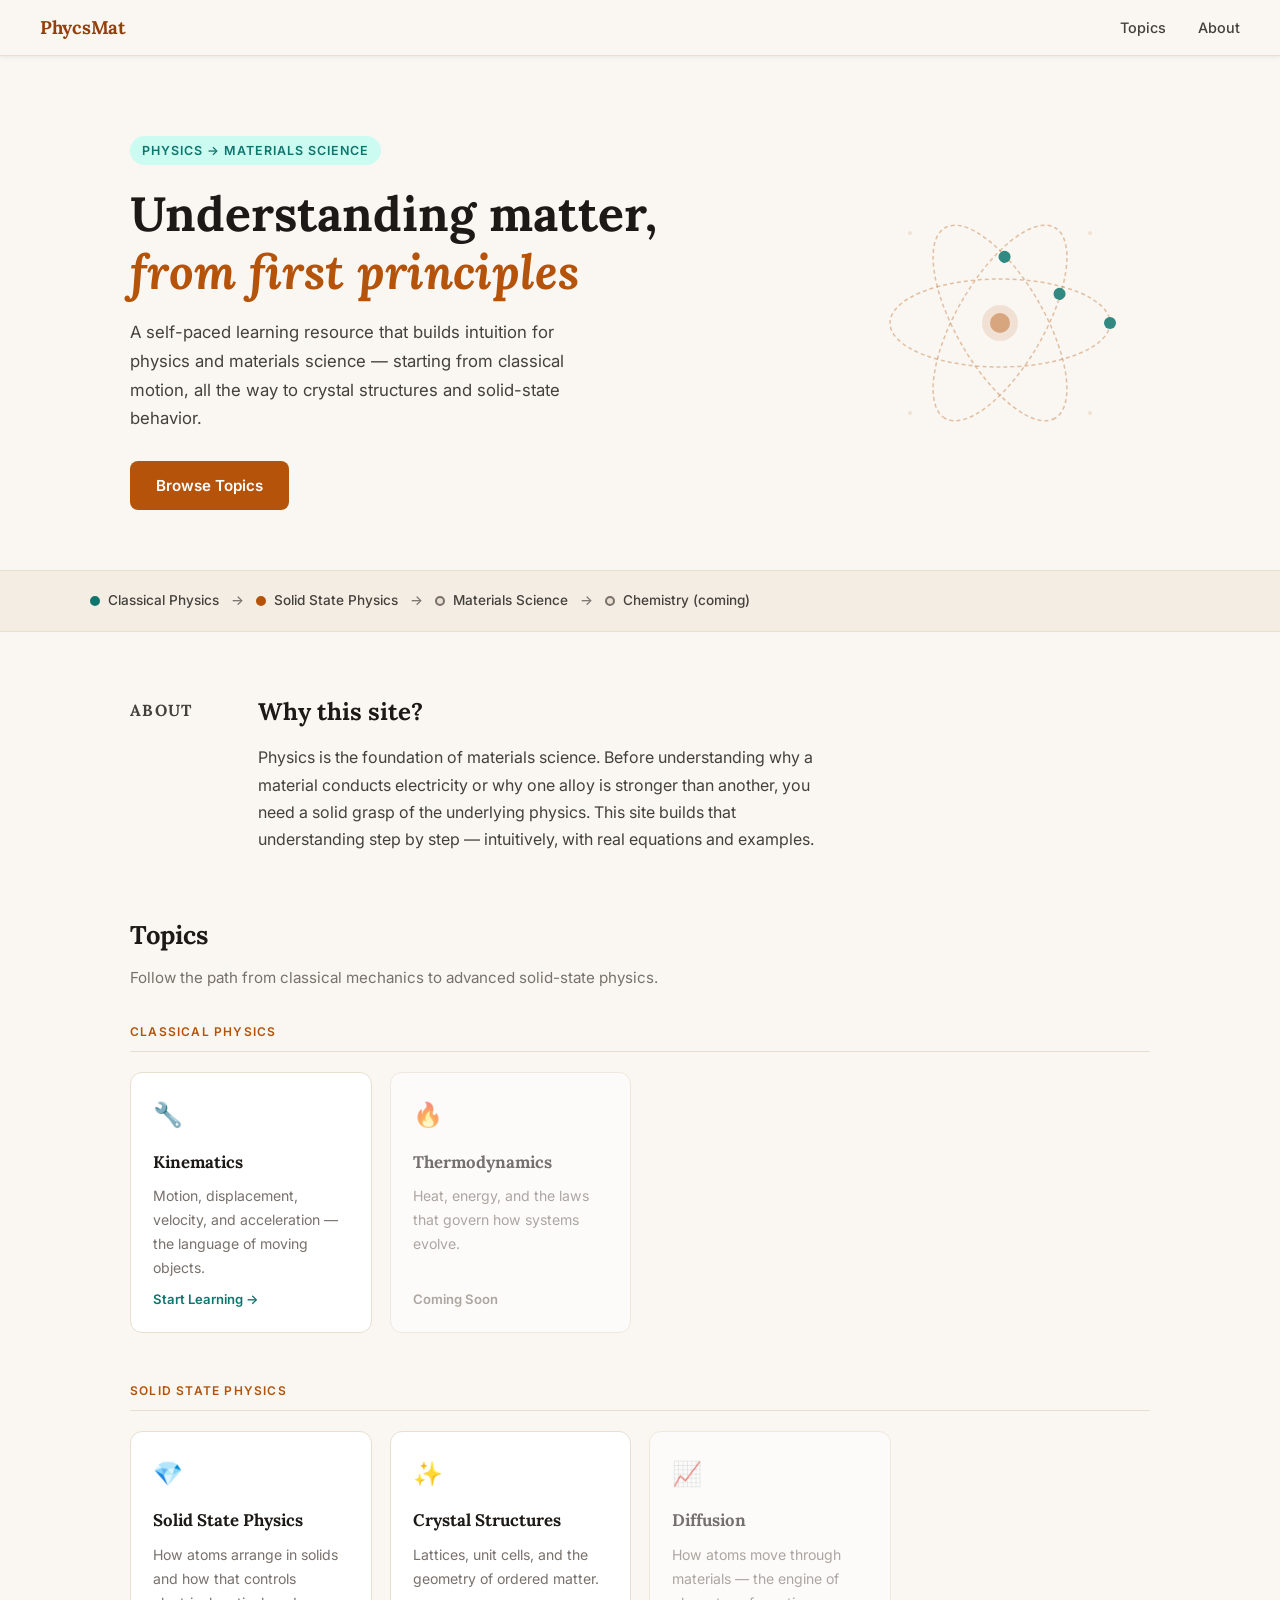
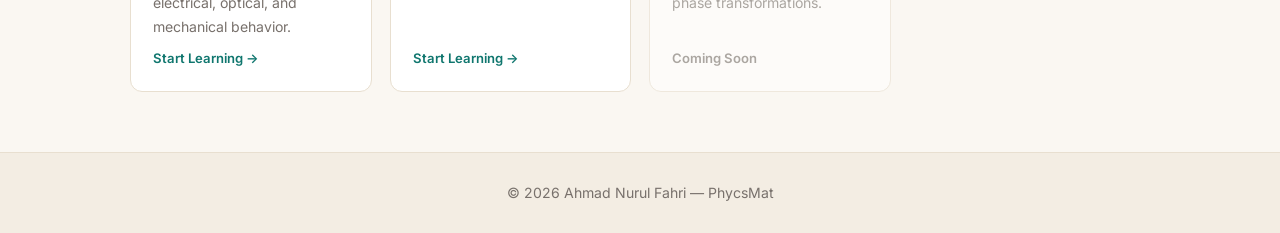
<file: index.html>
<!DOCTYPE html>
<html lang="en">
<head>
    <meta charset="UTF-8">
    <meta name="viewport" content="width=device-width, initial-scale=1.0">
    <title>PhycsMat — From Fundamentals to Materials Science</title>
    <link rel="stylesheet" href="style.css">
</head>
<body>

<!-- NAV -->
<nav>
    <span class="nav-logo">PhycsMat</span>
    <ul class="nav-links">
        <li><a href="#topics">Topics</a></li>
        <li><a href="#about">About</a></li>
    </ul>
</nav>

<!-- HERO -->
<section class="hero">
    <div class="hero-text">
        <span class="hero-tag">Physics &rarr; Materials Science</span>
        <h1>Understanding matter,<br><em>from first principles</em></h1>
        <p>
            A self-paced learning resource that builds intuition for physics and materials science —
            starting from classical motion, all the way to crystal structures and solid-state behavior.
        </p>
        <a href="#topics" class="hero-cta">Browse Topics</a>
    </div>

    <div class="hero-visual">
        <!-- Atom SVG illustration -->
        <svg viewBox="0 0 280 280" fill="none" xmlns="http://www.w3.org/2000/svg" aria-hidden="true">
            <!-- Orbits -->
            <ellipse cx="140" cy="140" rx="110" ry="44" stroke="#b45309" stroke-width="1.5" stroke-dasharray="4 3" opacity="0.4"/>
            <ellipse cx="140" cy="140" rx="110" ry="44" stroke="#b45309" stroke-width="1.5" stroke-dasharray="4 3" opacity="0.4" transform="rotate(60 140 140)"/>
            <ellipse cx="140" cy="140" rx="110" ry="44" stroke="#b45309" stroke-width="1.5" stroke-dasharray="4 3" opacity="0.4" transform="rotate(120 140 140)"/>
            <!-- Nucleus -->
            <circle cx="140" cy="140" r="18" fill="#b45309" opacity="0.15"/>
            <circle cx="140" cy="140" r="10" fill="#b45309" opacity="0.5"/>
            <!-- Electrons -->
            <circle cx="250" cy="140" r="6" fill="#0f766e"/>
            <circle cx="85"  cy="103" r="6" fill="#0f766e" transform="rotate(60 140 140)"/>
            <circle cx="85"  cy="103" r="6" fill="#0f766e" transform="rotate(120 140 140)"/>
            <!-- Subtle grid dots -->
            <circle cx="50"  cy="50"  r="2" fill="#b45309" opacity="0.15"/>
            <circle cx="230" cy="50"  r="2" fill="#b45309" opacity="0.15"/>
            <circle cx="50"  cy="230" r="2" fill="#b45309" opacity="0.15"/>
            <circle cx="230" cy="230" r="2" fill="#b45309" opacity="0.15"/>
        </svg>
    </div>
</section>

<div class="section-divider"></div>

<!-- LEARNING PATH BAR -->
<div class="path-bar">
    <div class="path-bar-inner">
        <div class="path-step done">
            <div class="path-step-dot"></div>
            <span>Classical Physics</span>
        </div>
        <span class="path-arrow">&#8594;</span>
        <div class="path-step active">
            <div class="path-step-dot"></div>
            <span>Solid State Physics</span>
        </div>
        <span class="path-arrow">&#8594;</span>
        <div class="path-step">
            <div class="path-step-dot"></div>
            <span>Materials Science</span>
        </div>
        <span class="path-arrow">&#8594;</span>
        <div class="path-step">
            <div class="path-step-dot"></div>
            <span>Chemistry (coming)</span>
        </div>
    </div>
</div>

<div class="section-divider"></div>

<!-- ABOUT -->
<section class="about-section" id="about">
    <span class="about-label">About</span>
    <div class="about-body">
        <h2>Why this site?</h2>
        <p>
            Physics is the foundation of materials science. Before understanding why a material conducts electricity
            or why one alloy is stronger than another, you need a solid grasp of the underlying physics.
            This site builds that understanding step by step — intuitively, with real equations and examples.
        </p>
    </div>
</section>

<div class="section-divider"></div>

<!-- TOPICS -->
<section class="topics-section" id="topics">
    <h2>Topics</h2>
    <p class="section-sub">Follow the path from classical mechanics to advanced solid-state physics.</p>

    <!-- Group 1 -->
    <div class="topic-group">
        <div class="topic-group-label">Classical Physics</div>
        <div class="topic-grid">
            <a href="kinematics.html" class="topic-card">
                <div class="topic-card-icon">&#128295;</div>
                <h3>Kinematics</h3>
                <p>Motion, displacement, velocity, and acceleration — the language of moving objects.</p>
                <span class="topic-card-cta">Start Learning &rarr;</span>
            </a>
            <div class="topic-card disabled">
                <div class="topic-card-icon">&#128293;</div>
                <h3>Thermodynamics</h3>
                <p>Heat, energy, and the laws that govern how systems evolve.</p>
                <span class="topic-card-cta">Coming Soon</span>
            </div>
        </div>
    </div>

    <!-- Group 2 -->
    <div class="topic-group">
        <div class="topic-group-label">Solid State Physics</div>
        <div class="topic-grid">
            <a href="solidstatephysics.html" class="topic-card">
                <div class="topic-card-icon">&#128142;</div>
                <h3>Solid State Physics</h3>
                <p>How atoms arrange in solids and how that controls electrical, optical, and mechanical behavior.</p>
                <span class="topic-card-cta">Start Learning &rarr;</span>
            </a>
            <a href="crystal-structure.html" class="topic-card">
                <div class="topic-card-icon">&#10024;</div>
                <h3>Crystal Structures</h3>
                <p>Lattices, unit cells, and the geometry of ordered matter.</p>
                <span class="topic-card-cta">Start Learning &rarr;</span>
            </a>
            <div class="topic-card disabled">
                <div class="topic-card-icon">&#128200;</div>
                <h3>Diffusion</h3>
                <p>How atoms move through materials — the engine of phase transformations.</p>
                <span class="topic-card-cta">Coming Soon</span>
            </div>
        </div>
    </div>
</section>

<footer>
    <p>&copy; 2026 Ahmad Nurul Fahri &mdash; PhycsMat</p>
</footer>

</body>
</html>
</file>
<file: style.css>
/* ===== FONTS ===== */
@import url('https://fonts.googleapis.com/css2?family=Lora:ital,wght@0,400;0,600;0,700;1,400&family=Inter:wght@400;500;600&display=swap');

/* ===== RESET & BASE ===== */
*, *::before, *::after {
    box-sizing: border-box;
    margin: 0;
    padding: 0;
}

:root {
    --cream:    #faf7f2;
    --cream-2:  #f3ede3;
    --cream-3:  #e8dfd0;
    --brown:    #92400e;
    --amber:    #b45309;
    --amber-lt: #fde68a;
    --teal:     #0f766e;
    --teal-lt:  #ccfbf1;
    --ink:      #1c1917;
    --ink-2:    #44403c;
    --ink-3:    #78716c;
    --white:    #ffffff;
    --shadow-sm: 0 1px 4px rgba(0,0,0,0.07);
    --shadow-md: 0 4px 16px rgba(0,0,0,0.10);
    --shadow-lg: 0 8px 32px rgba(0,0,0,0.12);
    --radius:   12px;
}

html { scroll-behavior: smooth; }

body {
    font-family: 'Inter', sans-serif;
    background-color: var(--cream);
    color: var(--ink);
    line-height: 1.7;
    font-size: 1rem;
}

a { text-decoration: none; color: inherit; }

/* ===== NAV ===== */
nav {
    position: sticky;
    top: 0;
    z-index: 100;
    background: var(--cream);
    border-bottom: 1px solid var(--cream-3);
    padding: 0 40px;
    display: flex;
    align-items: center;
    justify-content: space-between;
    height: 56px;
    box-shadow: var(--shadow-sm);
}

.nav-logo {
    font-family: 'Lora', serif;
    font-weight: 700;
    font-size: 1.15rem;
    color: var(--brown);
    letter-spacing: -0.3px;
}

.nav-links {
    display: flex;
    gap: 32px;
    list-style: none;
}

.nav-links a {
    font-size: 0.9rem;
    font-weight: 500;
    color: var(--ink-2);
    transition: color 0.2s;
}

.nav-links a:hover { color: var(--amber); }

/* ===== HERO ===== */
.hero {
    max-width: 1100px;
    margin: 0 auto;
    padding: 80px 40px 60px;
    display: flex;
    align-items: center;
    gap: 60px;
}

.hero-text { flex: 1; }

.hero-tag {
    display: inline-block;
    background: var(--teal-lt);
    color: var(--teal);
    font-size: 0.78rem;
    font-weight: 600;
    letter-spacing: 0.08em;
    text-transform: uppercase;
    padding: 4px 12px;
    border-radius: 100px;
    margin-bottom: 20px;
}

.hero-text h1 {
    font-family: 'Lora', serif;
    font-size: clamp(2rem, 5vw, 3rem);
    font-weight: 700;
    line-height: 1.2;
    color: var(--ink);
    margin-bottom: 18px;
}

.hero-text h1 em {
    font-style: italic;
    color: var(--amber);
}

.hero-text p {
    font-size: 1.05rem;
    color: var(--ink-2);
    max-width: 480px;
    margin-bottom: 28px;
}

.hero-cta {
    display: inline-block;
    background: var(--amber);
    color: var(--white);
    padding: 12px 26px;
    border-radius: 8px;
    font-weight: 600;
    font-size: 0.95rem;
    transition: background 0.2s, transform 0.15s;
}
.hero-cta:hover {
    background: var(--brown);
    transform: translateY(-1px);
}

/* Hero visual — atom SVG decoration */
.hero-visual {
    flex: 0 0 300px;
    display: flex;
    align-items: center;
    justify-content: center;
}

.hero-visual svg {
    width: 280px;
    height: 280px;
    opacity: 0.85;
}

/* ===== ABOUT ===== */
.about-section {
    max-width: 1100px;
    margin: 60px auto;
    padding: 0 40px;
    display: flex;
    gap: 48px;
    align-items: flex-start;
}

.about-label {
    font-family: 'Lora', serif;
    font-size: 1rem;
    font-weight: 700;
    letter-spacing: 0.08em;
    text-transform: uppercase;
    color: var(--ink-2);
    min-width: 80px;
    padding-top: 5px;
}

.about-body h2 {
    font-family: 'Lora', serif;
    font-size: 1.5rem;
    font-weight: 700;
    color: var(--ink);
    margin-bottom: 12px;
}

.about-body p {
    color: var(--ink-2);
    max-width: 580px;
}

/* ===== PATH BAR ===== */
.path-bar {
    background: var(--cream-2);
    border-top: 1px solid var(--cream-3);
    border-bottom: 1px solid var(--cream-3);
    padding: 18px 40px;
}

.path-bar-inner {
    max-width: 1100px;
    margin: 0 auto;
    display: flex;
    align-items: center;
    gap: 0;
    flex-wrap: wrap;
    font-size: 0.85rem;
    color: var(--ink-2);
    font-weight: 500;
}

.path-step {
    display: flex;
    align-items: center;
    gap: 8px;
}

.path-step-dot {
    width: 10px;
    height: 10px;
    border-radius: 50%;
    background: var(--cream-3);
    border: 2px solid var(--ink-3);
    flex-shrink: 0;
}

.path-step.active .path-step-dot {
    background: var(--amber);
    border-color: var(--amber);
}

.path-step.done .path-step-dot {
    background: var(--teal);
    border-color: var(--teal);
}

.path-arrow {
    margin: 0 12px;
    color: var(--ink-3);
}

/* ===== TOPICS ===== */
.topics-section {
    max-width: 1100px;
    margin: 60px auto;
    padding: 0 40px;
}

.topics-section h2 {
    font-family: 'Lora', serif;
    font-size: 1.6rem;
    font-weight: 700;
    color: var(--ink);
    margin-bottom: 8px;
}

.topics-section .section-sub {
    color: var(--ink-3);
    font-size: 0.95rem;
    margin-bottom: 32px;
}

.topic-group {
    margin-bottom: 48px;
}

.topic-group-label {
    font-size: 0.75rem;
    font-weight: 600;
    letter-spacing: 0.1em;
    text-transform: uppercase;
    color: var(--amber);
    border-bottom: 1px solid var(--cream-3);
    padding-bottom: 8px;
    margin-bottom: 20px;
}

.topic-grid {
    display: grid;
    grid-template-columns: repeat(auto-fill, minmax(220px, 1fr));
    gap: 18px;
}

.topic-card {
    background: var(--white);
    border: 1px solid var(--cream-3);
    border-radius: var(--radius);
    padding: 22px;
    display: flex;
    flex-direction: column;
    gap: 8px;
    transition: box-shadow 0.2s, transform 0.2s, border-color 0.2s;
    cursor: pointer;
}

.topic-card:hover {
    box-shadow: var(--shadow-md);
    transform: translateY(-3px);
    border-color: var(--amber);
}

.topic-card.disabled {
    opacity: 0.6;
    pointer-events: none;
}

.topic-card-icon {
    font-size: 1.5rem;
    margin-bottom: 4px;
}

.topic-card h3 {
    font-family: 'Lora', serif;
    font-size: 1.05rem;
    font-weight: 700;
    color: var(--ink);
}

.topic-card p {
    font-size: 0.88rem;
    color: var(--ink-3);
    flex: 1;
}

.topic-card-cta {
    font-size: 0.82rem;
    font-weight: 600;
    color: var(--teal);
}

.topic-card.disabled .topic-card-cta {
    color: var(--ink-3);
}

/* ===== FOOTER ===== */
footer {
    background: var(--cream-2);
    border-top: 1px solid var(--cream-3);
    text-align: center;
    padding: 28px 20px;
    font-size: 0.88rem;
    color: var(--ink-3);
    margin-top: 60px;
}

/* ===========================
   LESSON PAGES
   =========================== */

/* --- Header --- */
.lesson-header {
    background: linear-gradient(135deg, #1c1917 0%, #292524 100%);
    color: var(--white);
    padding: 56px 40px 44px;
    position: relative;
    overflow: hidden;
}

.lesson-header::before {
    content: '';
    position: absolute;
    inset: 0;
    background: repeating-linear-gradient(
        -55deg,
        transparent,
        transparent 60px,
        rgba(255,255,255,0.018) 60px,
        rgba(255,255,255,0.018) 61px
    );
}

.lesson-header-inner {
    max-width: 900px;
    margin: 0 auto;
    position: relative;
}

.lesson-breadcrumb {
    font-size: 0.8rem;
    opacity: 0.55;
    margin-bottom: 16px;
    display: flex;
    align-items: center;
    gap: 6px;
}

.lesson-breadcrumb a {
    color: inherit;
    opacity: 0.9;
    transition: opacity 0.15s;
}
.lesson-breadcrumb a:hover { opacity: 1; }

.lesson-category-tag {
    display: inline-block;
    background: rgba(180, 83, 9, 0.35);
    border: 1px solid rgba(180, 83, 9, 0.6);
    color: #fbbf24;
    font-size: 0.72rem;
    font-weight: 600;
    letter-spacing: 0.1em;
    text-transform: uppercase;
    padding: 3px 10px;
    border-radius: 100px;
    margin-bottom: 14px;
}

.lesson-header h1 {
    font-family: 'Lora', serif;
    font-size: clamp(1.9rem, 4vw, 2.8rem);
    font-weight: 700;
    margin-bottom: 10px;
    line-height: 1.15;
}

.lesson-header p {
    font-size: 1rem;
    opacity: 0.7;
    max-width: 500px;
    margin-bottom: 28px;
    line-height: 1.6;
}

.lesson-header-meta {
    display: flex;
    align-items: center;
    gap: 24px;
    flex-wrap: wrap;
}

.back-button {
    display: inline-flex;
    align-items: center;
    gap: 6px;
    background: rgba(255,255,255,0.1);
    color: var(--white);
    border: 1px solid rgba(255,255,255,0.18);
    padding: 8px 16px;
    border-radius: 8px;
    font-size: 0.85rem;
    font-weight: 500;
    transition: background 0.2s;
}
.back-button:hover { background: rgba(255,255,255,0.2); }

.lesson-read-time {
    font-size: 0.8rem;
    opacity: 0.5;
}

/* --- Layout: main + sidebar --- */
.lesson-body {
    max-width: 1100px;
    margin: 48px auto;
    padding: 0 24px;
    display: grid;
    grid-template-columns: 1fr 240px;
    gap: 40px;
    align-items: start;
}

/* --- TOC Sidebar --- */
.lesson-toc {
    position: sticky;
    top: 72px;
    background: var(--white);
    border: 1px solid var(--cream-3);
    border-radius: var(--radius);
    padding: 20px;
    box-shadow: var(--shadow-sm);
}

.lesson-toc-title {
    font-size: 0.72rem;
    font-weight: 700;
    letter-spacing: 0.1em;
    text-transform: uppercase;
    color: var(--ink-3);
    margin-bottom: 14px;
}

.lesson-toc ol {
    list-style: none;
    padding: 0;
    counter-reset: toc;
}

.lesson-toc li {
    counter-increment: toc;
    margin-bottom: 8px;
}

.lesson-toc a {
    display: flex;
    align-items: flex-start;
    gap: 8px;
    font-size: 0.84rem;
    color: var(--ink-2);
    line-height: 1.4;
    transition: color 0.15s;
}

.lesson-toc a::before {
    content: counter(toc);
    font-size: 0.72rem;
    font-weight: 700;
    color: var(--amber);
    min-width: 16px;
    padding-top: 1px;
}

.lesson-toc a:hover { color: var(--amber); }

/* --- Lesson Sections --- */
.lesson-content { min-width: 0; }

.lesson-section {
    background: var(--white);
    border: 1px solid var(--cream-3);
    border-radius: var(--radius);
    padding: 32px 36px;
    margin-bottom: 24px;
    box-shadow: var(--shadow-sm);
    scroll-margin-top: 80px;
}

.lesson-section-num {
    font-size: 0.72rem;
    font-weight: 700;
    letter-spacing: 0.1em;
    text-transform: uppercase;
    color: var(--amber);
    margin-bottom: 6px;
}

.lesson-section h2 {
    font-family: 'Lora', serif;
    font-size: 1.35rem;
    font-weight: 700;
    color: var(--ink);
    margin-bottom: 16px;
    padding-bottom: 12px;
    border-bottom: 1px solid var(--cream-2);
}

.lesson-section h3 {
    font-size: 1rem;
    font-weight: 600;
    color: var(--ink);
    margin: 24px 0 8px;
    display: flex;
    align-items: center;
    gap: 8px;
}

.lesson-section h3::before {
    content: '';
    display: inline-block;
    width: 4px;
    height: 16px;
    background: var(--amber);
    border-radius: 2px;
    flex-shrink: 0;
}

.lesson-section p {
    color: var(--ink-2);
    margin-bottom: 12px;
}

.lesson-section ul, .lesson-section ol {
    padding-left: 22px;
    color: var(--ink-2);
}

.lesson-section li { margin-bottom: 8px; }

/* --- Equation --- */
.equation {
    background: var(--cream-2);
    border-left: 3px solid var(--amber);
    padding: 16px 20px;
    border-radius: 0 8px 8px 0;
    font-family: 'Lora', serif;
    font-weight: 600;
    margin: 16px 0;
    color: var(--ink);
    font-size: 1.05rem;
}

/* --- Callout boxes --- */
.callout {
    border-radius: 10px;
    padding: 16px 20px;
    margin: 18px 0;
    display: flex;
    gap: 14px;
    align-items: flex-start;
}

.callout-icon {
    font-size: 1.1rem;
    flex-shrink: 0;
    margin-top: 1px;
}

.callout-body { flex: 1; }

.callout-body strong {
    display: block;
    font-size: 0.85rem;
    font-weight: 700;
    margin-bottom: 4px;
}

.callout-body p {
    font-size: 0.9rem;
    margin: 0;
}

.callout.tip {
    background: var(--teal-lt);
    border: 1px solid #99f6e4;
}
.callout.tip .callout-body strong { color: var(--teal); }
.callout.tip .callout-body p { color: #134e4a; }

.callout.key {
    background: #fffbeb;
    border: 1px solid #fde68a;
}
.callout.key .callout-body strong { color: #92400e; }
.callout.key .callout-body p { color: #78350f; }

.callout.note {
    background: #f5f3ff;
    border: 1px solid #ddd6fe;
}
.callout.note .callout-body strong { color: #5b21b6; }
.callout.note .callout-body p { color: #4c1d95; }

/* --- Definition card --- */
.def-grid {
    display: grid;
    grid-template-columns: repeat(auto-fill, minmax(190px, 1fr));
    gap: 14px;
    margin: 16px 0;
}

.def-card {
    background: var(--cream);
    border: 1px solid var(--cream-3);
    border-radius: 10px;
    padding: 16px;
}

.def-card-term {
    font-weight: 700;
    font-size: 0.9rem;
    color: var(--brown);
    margin-bottom: 4px;
    font-family: 'Lora', serif;
}

.def-card-desc {
    font-size: 0.83rem;
    color: var(--ink-2);
    line-height: 1.5;
}

.def-card-badge {
    display: inline-block;
    font-size: 0.68rem;
    font-weight: 600;
    padding: 1px 7px;
    border-radius: 100px;
    margin-top: 6px;
}

.badge-vector { background: #dbeafe; color: #1d4ed8; }
.badge-scalar { background: #dcfce7; color: #15803d; }

/* --- Video placeholder --- */
.video-placeholder {
    margin-top: 16px;
    background: var(--cream-2);
    border: 2px dashed var(--cream-3);
    border-radius: var(--radius);
    height: 220px;
    display: flex;
    flex-direction: column;
    justify-content: center;
    align-items: center;
    gap: 8px;
    color: var(--ink-3);
    font-size: 0.95rem;
}

.video-placeholder span { font-size: 2rem; }

/* --- References --- */
.learning-reference {
    background: var(--cream-2);
    border: 1px solid var(--cream-3);
    border-radius: var(--radius);
    padding: 24px 36px;
    margin-bottom: 24px;
}

.learning-reference h2 {
    font-size: 0.75rem;
    font-weight: 700;
    letter-spacing: 0.1em;
    text-transform: uppercase;
    color: var(--ink-3);
    margin-bottom: 12px;
}

.learning-reference p {
    font-size: 0.85rem;
    color: var(--ink-3);
    margin-bottom: 6px;
}

/* --- Responsive --- */
@media (max-width: 820px) {
    .lesson-body {
        grid-template-columns: 1fr;
        gap: 24px;
    }
    .lesson-toc { position: static; order: -1; }
    .lesson-section { padding: 22px 20px; }
    .lesson-header { padding: 44px 20px 36px; }
}

/* ===== RESPONSIVE ===== */
@media (max-width: 768px) {
    nav { padding: 0 20px; }
    .nav-links { gap: 16px; }

    .hero {
        flex-direction: column;
        padding: 48px 20px 40px;
        gap: 32px;
        text-align: center;
    }

    .hero-text p { max-width: 100%; }

    .hero-visual { flex: 0 0 auto; }
    .hero-visual svg { width: 200px; height: 200px; }

    .about-section {
        flex-direction: column;
        gap: 12px;
        padding: 0 20px;
    }

    .topics-section { padding: 0 20px; }
    .path-bar { padding: 14px 20px; }

    .lesson-section { padding: 22px 18px; }
    .lesson-container { padding: 0 16px; }
    .lesson-header { padding: 48px 20px 36px; }
}
</file>
